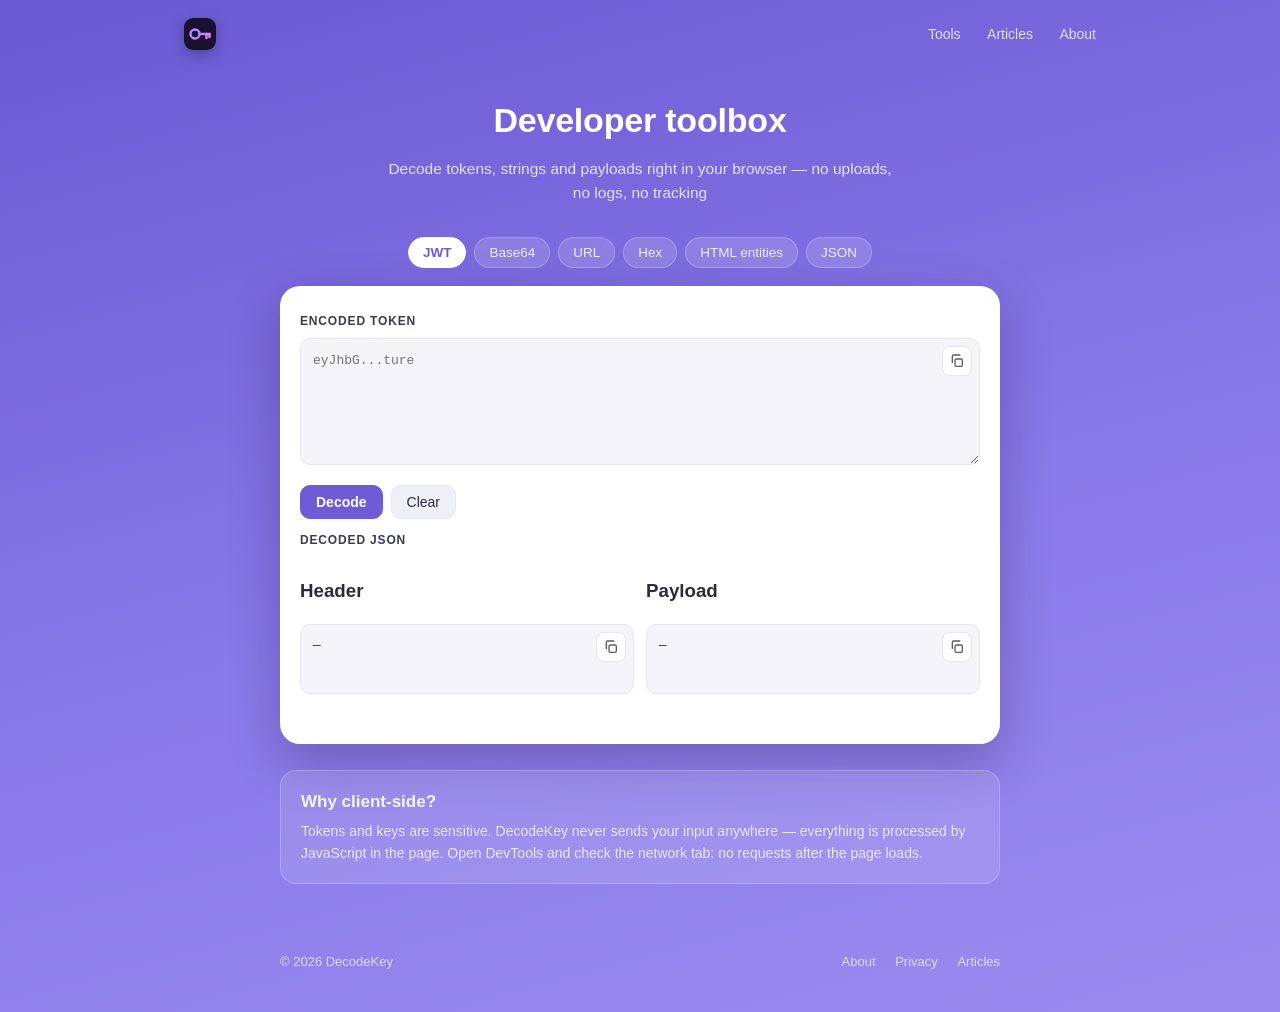
<file: index.html>
<!doctype html>
<html lang="en">
<head>
  <meta charset="utf-8">
  <meta name="viewport" content="width=device-width, initial-scale=1">
  <title>DecodeKey — developer toolbox</title>
  <meta name="description" content="Free client-side developer tools: decode JWT tokens, Base64, URL-encoded strings, hex and HTML entities. Nothing leaves your browser.">
  <link rel="icon" href="/favicon.svg" type="image/svg+xml">
  <link rel="stylesheet" href="/css/style.css">
</head>
<body>
  <header class="site-header">
    <a class="logo" href="/" aria-label="DecodeKey"></a>
    <nav>
      <a href="/#tools">Tools</a>
      <a href="/articles/what-is-jwt.html">Articles</a>
      <a href="/about.html">About</a>
    </nav>
  </header>

  <main>
    <section class="hero">
      <h1>Developer toolbox</h1>
      <p class="lead">Decode tokens, strings and payloads right in your browser — no uploads, no logs, no tracking</p>
    </section>

    <section id="tools" class="tools">
      <div class="tabs" role="tablist">
        <button class="tab active" data-tool="jwt" role="tab">JWT</button>
        <button class="tab" data-tool="base64" role="tab">Base64</button>
        <button class="tab" data-tool="url" role="tab">URL</button>
        <button class="tab" data-tool="hex" role="tab">Hex</button>
        <button class="tab" data-tool="html" role="tab">HTML entities</button>
        <button class="tab" data-tool="json" role="tab">JSON</button>
      </div>

      <div class="panel active" id="panel-jwt">
        <p class="label">Encoded token</p>
        <div class="box">
          <textarea id="jwt-in" rows="5" placeholder="eyJhbG...ture"></textarea>
          <button class="copy" data-copy="jwt-in" aria-label="Copy token">
            <svg viewBox="0 0 24 24" fill="none" stroke="currentColor" stroke-width="2"><rect x="9" y="9" width="11" height="11" rx="2"/><path d="M5 15V5a2 2 0 0 1 2-2h10"/></svg>
          </button>
        </div>
        <div class="actions">
          <button class="btn primary" id="jwt-decode">Decode</button>
          <button class="btn" id="jwt-clear">Clear</button>
        </div>
        <p class="label">Decoded JSON</p>
        <div class="result-grid">
          <div>
            <h3>Header</h3>
            <div class="box">
              <pre id="jwt-header">—</pre>
              <button class="copy" data-copy="jwt-header" aria-label="Copy header">
                <svg viewBox="0 0 24 24" fill="none" stroke="currentColor" stroke-width="2"><rect x="9" y="9" width="11" height="11" rx="2"/><path d="M5 15V5a2 2 0 0 1 2-2h10"/></svg>
              </button>
            </div>
          </div>
          <div>
            <h3>Payload</h3>
            <div class="box">
              <pre id="jwt-payload">—</pre>
              <button class="copy" data-copy="jwt-payload" aria-label="Copy payload">
                <svg viewBox="0 0 24 24" fill="none" stroke="currentColor" stroke-width="2"><rect x="9" y="9" width="11" height="11" rx="2"/><path d="M5 15V5a2 2 0 0 1 2-2h10"/></svg>
              </button>
            </div>
          </div>
        </div>
        <p class="error" id="jwt-error"></p>
      </div>

      <div class="panel" id="panel-base64">
        <p class="hint">UTF-8 safe Base64. Works with JSON, tokens and binary-looking strings.</p>
        <div class="box">
          <textarea id="b64-in" rows="5" placeholder="Text or Base64…"></textarea>
          <button class="copy" data-copy="b64-in" aria-label="Copy input">
            <svg viewBox="0 0 24 24" fill="none" stroke="currentColor" stroke-width="2"><rect x="9" y="9" width="11" height="11" rx="2"/><path d="M5 15V5a2 2 0 0 1 2-2h10"/></svg>
          </button>
        </div>
        <div class="actions">
          <button class="btn primary" id="b64-encode">Encode</button>
          <button class="btn" id="b64-decode">Decode</button>
        </div>
        <div class="box">
          <textarea id="b64-out" rows="5" readonly placeholder="Result…"></textarea>
          <button class="copy" data-copy="b64-out" aria-label="Copy result">
            <svg viewBox="0 0 24 24" fill="none" stroke="currentColor" stroke-width="2"><rect x="9" y="9" width="11" height="11" rx="2"/><path d="M5 15V5a2 2 0 0 1 2-2h10"/></svg>
          </button>
        </div>
        <p class="error" id="b64-error"></p>
      </div>

      <div class="panel" id="panel-url">
        <p class="hint">Percent-encoding for query strings and paths.</p>
        <div class="box">
          <textarea id="url-in" rows="5" placeholder="hello world / привет"></textarea>
          <button class="copy" data-copy="url-in" aria-label="Copy input">
            <svg viewBox="0 0 24 24" fill="none" stroke="currentColor" stroke-width="2"><rect x="9" y="9" width="11" height="11" rx="2"/><path d="M5 15V5a2 2 0 0 1 2-2h10"/></svg>
          </button>
        </div>
        <div class="actions">
          <button class="btn primary" id="url-encode">Encode</button>
          <button class="btn" id="url-decode">Decode</button>
        </div>
        <div class="box">
          <textarea id="url-out" rows="5" readonly placeholder="Result…"></textarea>
          <button class="copy" data-copy="url-out" aria-label="Copy result">
            <svg viewBox="0 0 24 24" fill="none" stroke="currentColor" stroke-width="2"><rect x="9" y="9" width="11" height="11" rx="2"/><path d="M5 15V5a2 2 0 0 1 2-2h10"/></svg>
          </button>
        </div>
        <p class="error" id="url-error"></p>
      </div>

      <div class="panel" id="panel-hex">
        <p class="hint">Text to hex bytes and back (UTF-8).</p>
        <div class="box">
          <textarea id="hex-in" rows="5" placeholder="Hello / 48 65 6c 6c 6f"></textarea>
          <button class="copy" data-copy="hex-in" aria-label="Copy input">
            <svg viewBox="0 0 24 24" fill="none" stroke="currentColor" stroke-width="2"><rect x="9" y="9" width="11" height="11" rx="2"/><path d="M5 15V5a2 2 0 0 1 2-2h10"/></svg>
          </button>
        </div>
        <div class="actions">
          <button class="btn primary" id="hex-encode">To hex</button>
          <button class="btn" id="hex-decode">From hex</button>
        </div>
        <div class="box">
          <textarea id="hex-out" rows="5" readonly placeholder="Result…"></textarea>
          <button class="copy" data-copy="hex-out" aria-label="Copy result">
            <svg viewBox="0 0 24 24" fill="none" stroke="currentColor" stroke-width="2"><rect x="9" y="9" width="11" height="11" rx="2"/><path d="M5 15V5a2 2 0 0 1 2-2h10"/></svg>
          </button>
        </div>
        <p class="error" id="hex-error"></p>
      </div>

      <div class="panel" id="panel-html">
        <p class="hint">Escape markup before inserting user input into HTML.</p>
        <div class="box">
          <textarea id="html-in" rows="5" placeholder="<b>Hi &amp; welcome</b>"></textarea>
          <button class="copy" data-copy="html-in" aria-label="Copy input">
            <svg viewBox="0 0 24 24" fill="none" stroke="currentColor" stroke-width="2"><rect x="9" y="9" width="11" height="11" rx="2"/><path d="M5 15V5a2 2 0 0 1 2-2h10"/></svg>
          </button>
        </div>
        <div class="actions">
          <button class="btn primary" id="html-encode">Escape</button>
          <button class="btn" id="html-decode">Unescape</button>
        </div>
        <div class="box">
          <textarea id="html-out" rows="5" readonly placeholder="Result…"></textarea>
          <button class="copy" data-copy="html-out" aria-label="Copy result">
            <svg viewBox="0 0 24 24" fill="none" stroke="currentColor" stroke-width="2"><rect x="9" y="9" width="11" height="11" rx="2"/><path d="M5 15V5a2 2 0 0 1 2-2h10"/></svg>
          </button>
        </div>
      </div>

      <div class="panel" id="panel-json">
        <p class="hint">Format or minify JSON. Errors point to the exact position.</p>
        <div class="box">
          <textarea id="json-in" rows="6" placeholder='{"b":2,"a":[1,2,3]}'></textarea>
          <button class="copy" data-copy="json-in" aria-label="Copy input">
            <svg viewBox="0 0 24 24" fill="none" stroke="currentColor" stroke-width="2"><rect x="9" y="9" width="11" height="11" rx="2"/><path d="M5 15V5a2 2 0 0 1 2-2h10"/></svg>
          </button>
        </div>
        <div class="actions">
          <button class="btn primary" id="json-format">Format</button>
          <button class="btn" id="json-minify">Minify</button>
        </div>
        <div class="box">
          <textarea id="json-out" rows="6" readonly placeholder="Result…"></textarea>
          <button class="copy" data-copy="json-out" aria-label="Copy result">
            <svg viewBox="0 0 24 24" fill="none" stroke="currentColor" stroke-width="2"><rect x="9" y="9" width="11" height="11" rx="2"/><path d="M5 15V5a2 2 0 0 1 2-2h10"/></svg>
          </button>
        </div>
        <p class="error" id="json-error"></p>
      </div>
    </section>

    <section class="note">
      <h2>Why client-side?</h2>
      <p>Tokens and keys are sensitive. DecodeKey never sends your input anywhere — everything is processed by JavaScript in the page. Open DevTools and check the network tab: no requests after the page loads.</p>
    </section>
  </main>

  <footer class="site-footer">
    <span>© 2026 DecodeKey</span>
    <nav>
      <a href="/about.html">About</a>
      <a href="/privacy.html">Privacy</a>
      <a href="/articles/what-is-jwt.html">Articles</a>
    </nav>
  </footer>

  <script src="/js/app.js"></script>
</body>
</html>
</file>
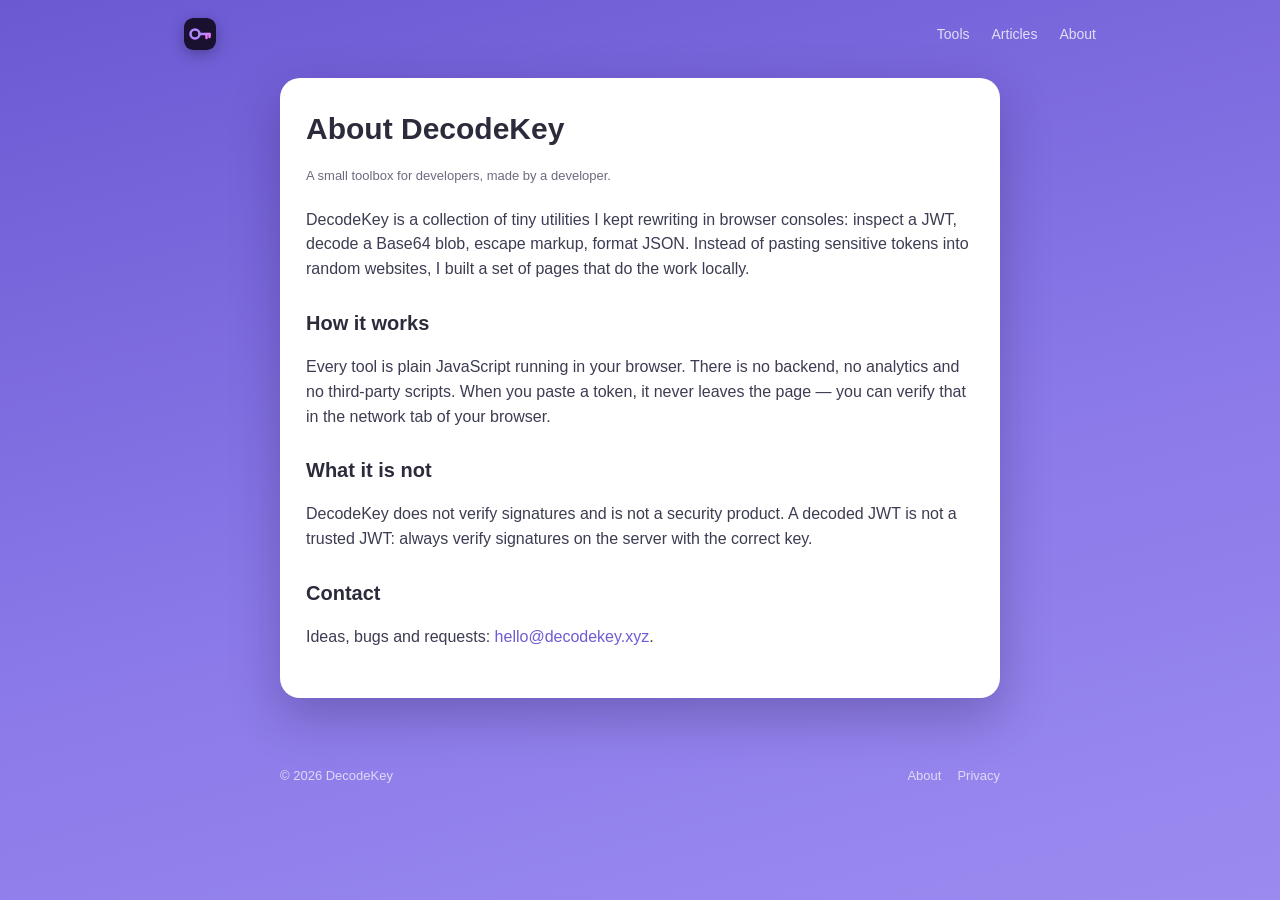
<file: about.html>
<!doctype html>
<html lang="en">
<head>
  <meta charset="utf-8">
  <meta name="viewport" content="width=device-width, initial-scale=1">
  <title>About — DecodeKey</title>
  <meta name="description" content="About DecodeKey: a small set of client-side tools for developers.">
  <link rel="icon" href="/favicon.svg" type="image/svg+xml">
  <link rel="stylesheet" href="/css/style.css">
</head>
<body>
  <header class="site-header">
    <a class="logo" href="/" aria-label="DecodeKey"></a>
    <nav><a href="/#tools">Tools</a><a href="/articles/what-is-jwt.html">Articles</a><a href="/about.html">About</a></nav>
  </header>
  <main>
    <article class="page">
      <h1>About DecodeKey</h1>
      <p class="meta">A small toolbox for developers, made by a developer.</p>
      <p>DecodeKey is a collection of tiny utilities I kept rewriting in browser consoles: inspect a JWT, decode a Base64 blob, escape markup, format JSON. Instead of pasting sensitive tokens into random websites, I built a set of pages that do the work locally.</p>
      <h2>How it works</h2>
      <p>Every tool is plain JavaScript running in your browser. There is no backend, no analytics and no third-party scripts. When you paste a token, it never leaves the page — you can verify that in the network tab of your browser.</p>
      <h2>What it is not</h2>
      <p>DecodeKey does not verify signatures and is not a security product. A decoded JWT is not a trusted JWT: always verify signatures on the server with the correct key.</p>
      <h2>Contact</h2>
      <p>Ideas, bugs and requests: <a href="mailto:hello@decodekey.xyz">hello@decodekey.xyz</a>.</p>
    </article>
  </main>
  <footer class="site-footer">
    <span>© 2026 DecodeKey</span>
    <nav><a href="/about.html">About</a><a href="/privacy.html">Privacy</a></nav>
  </footer>
</body>
</html>
</file>
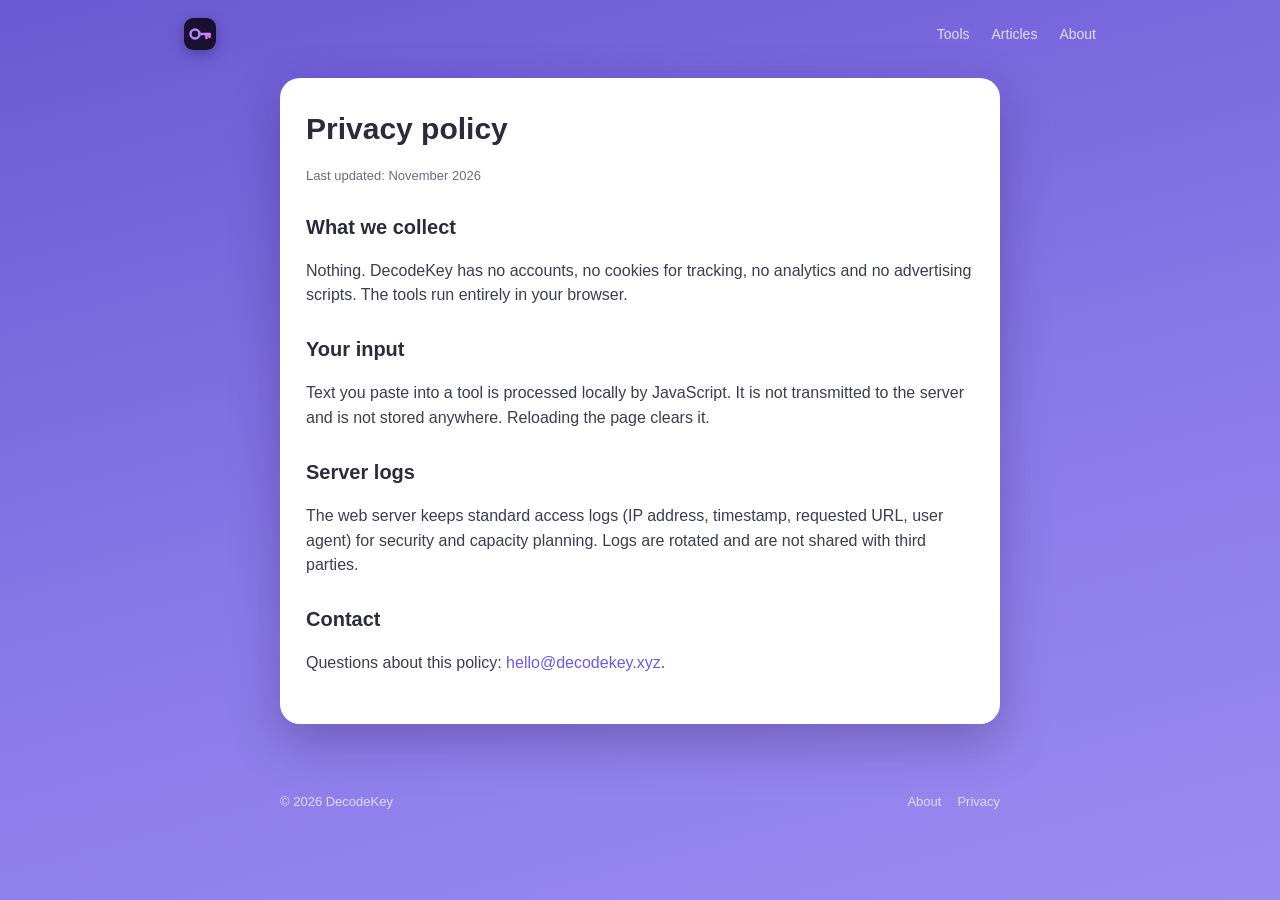
<file: privacy.html>
<!doctype html>
<html lang="en">
<head>
  <meta charset="utf-8">
  <meta name="viewport" content="width=device-width, initial-scale=1">
  <title>Privacy — DecodeKey</title>
  <meta name="description" content="DecodeKey privacy policy: no tracking, no uploads, everything runs in your browser.">
  <link rel="icon" href="/favicon.svg" type="image/svg+xml">
  <link rel="stylesheet" href="/css/style.css">
</head>
<body>
  <header class="site-header">
    <a class="logo" href="/" aria-label="DecodeKey"></a>
    <nav><a href="/#tools">Tools</a><a href="/articles/what-is-jwt.html">Articles</a><a href="/about.html">About</a></nav>
  </header>
  <main>
    <article class="page">
      <h1>Privacy policy</h1>
      <p class="meta">Last updated: November 2026</p>
      <h2>What we collect</h2>
      <p>Nothing. DecodeKey has no accounts, no cookies for tracking, no analytics and no advertising scripts. The tools run entirely in your browser.</p>
      <h2>Your input</h2>
      <p>Text you paste into a tool is processed locally by JavaScript. It is not transmitted to the server and is not stored anywhere. Reloading the page clears it.</p>
      <h2>Server logs</h2>
      <p>The web server keeps standard access logs (IP address, timestamp, requested URL, user agent) for security and capacity planning. Logs are rotated and are not shared with third parties.</p>
      <h2>Contact</h2>
      <p>Questions about this policy: <a href="mailto:hello@decodekey.xyz">hello@decodekey.xyz</a>.</p>
    </article>
  </main>
  <footer class="site-footer">
    <span>© 2026 DecodeKey</span>
    <nav><a href="/about.html">About</a><a href="/privacy.html">Privacy</a></nav>
  </footer>
</body>
</html>
</file>
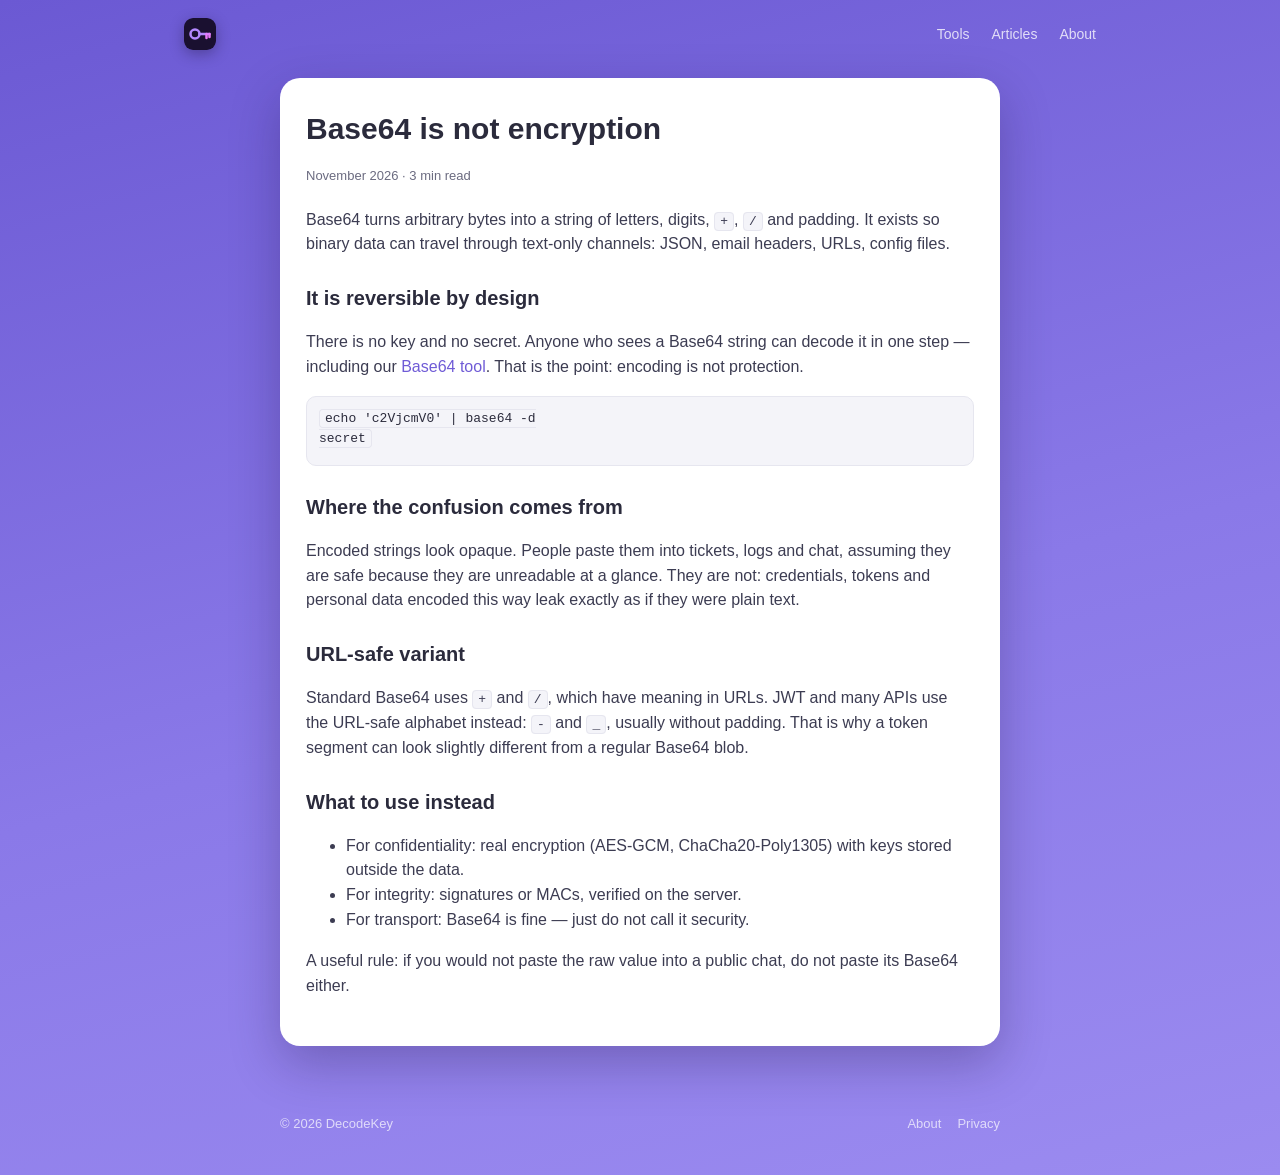
<file: articles/base64-is-not-encryption.html>
<!doctype html>
<html lang="en">
<head>
  <meta charset="utf-8">
  <meta name="viewport" content="width=device-width, initial-scale=1">
  <title>Base64 is not encryption — DecodeKey</title>
  <meta name="description" content="Why Base64 looks like a secret but is just an encoding, and where it actually belongs.">
  <link rel="icon" href="/favicon.svg" type="image/svg+xml">
  <link rel="stylesheet" href="/css/style.css">
</head>
<body>
  <header class="site-header">
    <a class="logo" href="/" aria-label="DecodeKey"></a>
    <nav><a href="/#tools">Tools</a><a href="/articles/what-is-jwt.html">Articles</a><a href="/about.html">About</a></nav>
  </header>
  <main>
    <article class="page">
      <h1>Base64 is not encryption</h1>
      <p class="meta">November 2026 · 3 min read</p>
      <p>Base64 turns arbitrary bytes into a string of letters, digits, <code>+</code>, <code>/</code> and padding. It exists so binary data can travel through text-only channels: JSON, email headers, URLs, config files.</p>
      <h2>It is reversible by design</h2>
      <p>There is no key and no secret. Anyone who sees a Base64 string can decode it in one step — including our <a href="/#tools">Base64 tool</a>. That is the point: encoding is not protection.</p>
      <pre><code>echo 'c2VjcmV0' | base64 -d
secret</code></pre>
      <h2>Where the confusion comes from</h2>
      <p>Encoded strings look opaque. People paste them into tickets, logs and chat, assuming they are safe because they are unreadable at a glance. They are not: credentials, tokens and personal data encoded this way leak exactly as if they were plain text.</p>
      <h2>URL-safe variant</h2>
      <p>Standard Base64 uses <code>+</code> and <code>/</code>, which have meaning in URLs. JWT and many APIs use the URL-safe alphabet instead: <code>-</code> and <code>_</code>, usually without padding. That is why a token segment can look slightly different from a regular Base64 blob.</p>
      <h2>What to use instead</h2>
      <ul>
        <li>For confidentiality: real encryption (AES-GCM, ChaCha20-Poly1305) with keys stored outside the data.</li>
        <li>For integrity: signatures or MACs, verified on the server.</li>
        <li>For transport: Base64 is fine — just do not call it security.</li>
      </ul>
      <p>A useful rule: if you would not paste the raw value into a public chat, do not paste its Base64 either.</p>
    </article>
  </main>
  <footer class="site-footer">
    <span>© 2026 DecodeKey</span>
    <nav><a href="/about.html">About</a><a href="/privacy.html">Privacy</a></nav>
  </footer>
</body>
</html>
</file>
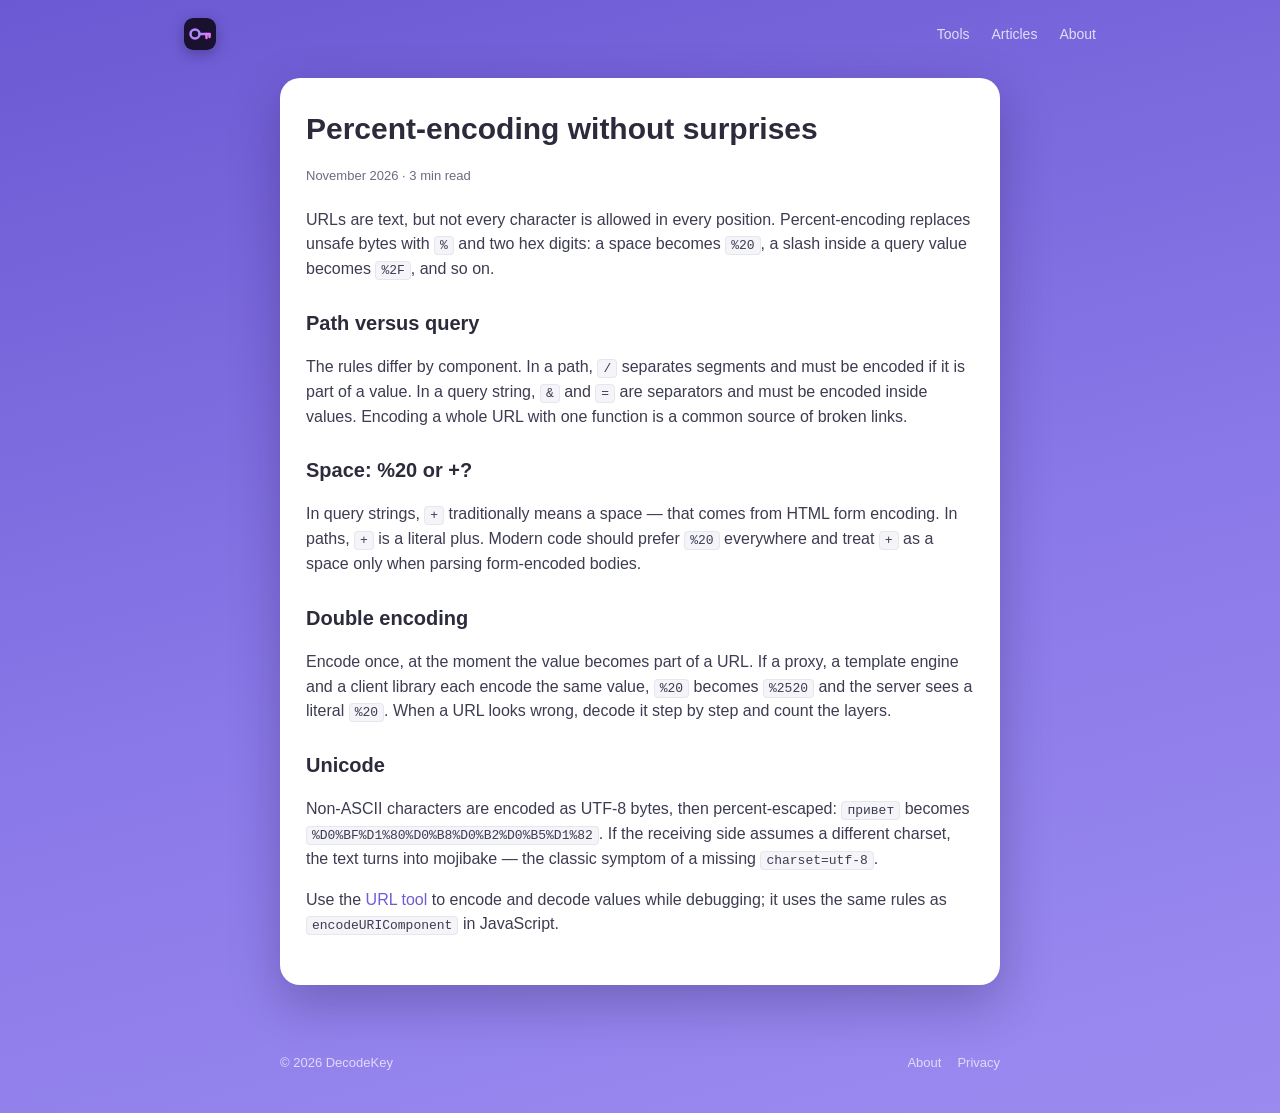
<file: articles/url-encoding.html>
<!doctype html>
<html lang="en">
<head>
  <meta charset="utf-8">
  <meta name="viewport" content="width=device-width, initial-scale=1">
  <title>Percent-encoding without surprises — DecodeKey</title>
  <meta name="description" content="How URL encoding works, why spaces become %20 or +, and which characters are safe in query strings and paths.">
  <link rel="icon" href="/favicon.svg" type="image/svg+xml">
  <link rel="stylesheet" href="/css/style.css">
</head>
<body>
  <header class="site-header">
    <a class="logo" href="/" aria-label="DecodeKey"></a>
    <nav><a href="/#tools">Tools</a><a href="/articles/what-is-jwt.html">Articles</a><a href="/about.html">About</a></nav>
  </header>
  <main>
    <article class="page">
      <h1>Percent-encoding without surprises</h1>
      <p class="meta">November 2026 · 3 min read</p>
      <p>URLs are text, but not every character is allowed in every position. Percent-encoding replaces unsafe bytes with <code>%</code> and two hex digits: a space becomes <code>%20</code>, a slash inside a query value becomes <code>%2F</code>, and so on.</p>
      <h2>Path versus query</h2>
      <p>The rules differ by component. In a path, <code>/</code> separates segments and must be encoded if it is part of a value. In a query string, <code>&amp;</code> and <code>=</code> are separators and must be encoded inside values. Encoding a whole URL with one function is a common source of broken links.</p>
      <h2>Space: %20 or +?</h2>
      <p>In query strings, <code>+</code> traditionally means a space — that comes from HTML form encoding. In paths, <code>+</code> is a literal plus. Modern code should prefer <code>%20</code> everywhere and treat <code>+</code> as a space only when parsing form-encoded bodies.</p>
      <h2>Double encoding</h2>
      <p>Encode once, at the moment the value becomes part of a URL. If a proxy, a template engine and a client library each encode the same value, <code>%20</code> becomes <code>%2520</code> and the server sees a literal <code>%20</code>. When a URL looks wrong, decode it step by step and count the layers.</p>
      <h2>Unicode</h2>
      <p>Non-ASCII characters are encoded as UTF-8 bytes, then percent-escaped: <code>привет</code> becomes <code>%D0%BF%D1%80%D0%B8%D0%B2%D0%B5%D1%82</code>. If the receiving side assumes a different charset, the text turns into mojibake — the classic symptom of a missing <code>charset=utf-8</code>.</p>
      <p>Use the <a href="/#tools">URL tool</a> to encode and decode values while debugging; it uses the same rules as <code>encodeURIComponent</code> in JavaScript.</p>
    </article>
  </main>
  <footer class="site-footer">
    <span>© 2026 DecodeKey</span>
    <nav><a href="/about.html">About</a><a href="/privacy.html">Privacy</a></nav>
  </footer>
</body>
</html>
</file>
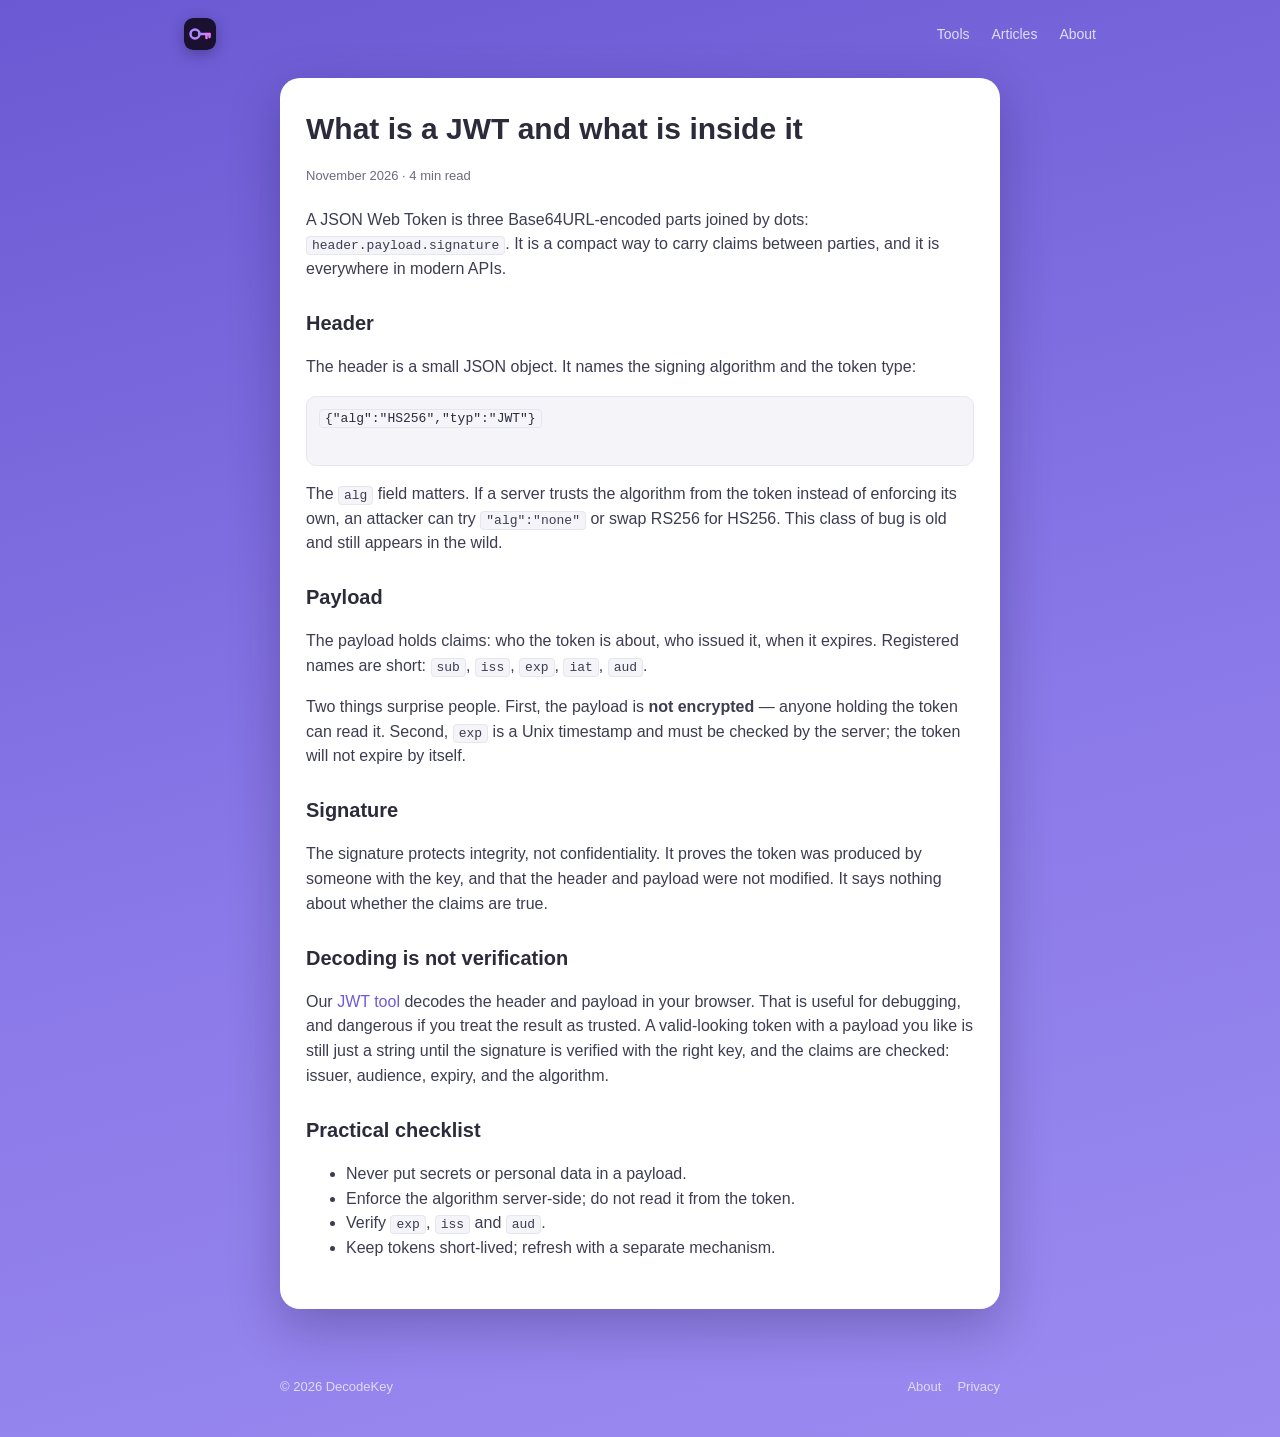
<file: articles/what-is-jwt.html>
<!doctype html>
<html lang="en">
<head>
  <meta charset="utf-8">
  <meta name="viewport" content="width=device-width, initial-scale=1">
  <title>What is a JWT and what is inside it — DecodeKey</title>
  <meta name="description" content="A short practical explanation of JSON Web Tokens: header, payload, signature, and why decoding is not verification.">
  <link rel="icon" href="/favicon.svg" type="image/svg+xml">
  <link rel="stylesheet" href="/css/style.css">
</head>
<body>
  <header class="site-header">
    <a class="logo" href="/" aria-label="DecodeKey"></a>
    <nav><a href="/#tools">Tools</a><a href="/articles/what-is-jwt.html">Articles</a><a href="/about.html">About</a></nav>
  </header>
  <main>
    <article class="page">
      <h1>What is a JWT and what is inside it</h1>
      <p class="meta">November 2026 · 4 min read</p>
      <p>A JSON Web Token is three Base64URL-encoded parts joined by dots: <code>header.payload.signature</code>. It is a compact way to carry claims between parties, and it is everywhere in modern APIs.</p>
      <h2>Header</h2>
      <p>The header is a small JSON object. It names the signing algorithm and the token type:</p>
      <pre><code>{"alg":"HS256","typ":"JWT"}</code></pre>
      <p>The <code>alg</code> field matters. If a server trusts the algorithm from the token instead of enforcing its own, an attacker can try <code>"alg":"none"</code> or swap RS256 for HS256. This class of bug is old and still appears in the wild.</p>
      <h2>Payload</h2>
      <p>The payload holds claims: who the token is about, who issued it, when it expires. Registered names are short: <code>sub</code>, <code>iss</code>, <code>exp</code>, <code>iat</code>, <code>aud</code>.</p>
      <p>Two things surprise people. First, the payload is <strong>not encrypted</strong> — anyone holding the token can read it. Second, <code>exp</code> is a Unix timestamp and must be checked by the server; the token will not expire by itself.</p>
      <h2>Signature</h2>
      <p>The signature protects integrity, not confidentiality. It proves the token was produced by someone with the key, and that the header and payload were not modified. It says nothing about whether the claims are true.</p>
      <h2>Decoding is not verification</h2>
      <p>Our <a href="/#tools">JWT tool</a> decodes the header and payload in your browser. That is useful for debugging, and dangerous if you treat the result as trusted. A valid-looking token with a payload you like is still just a string until the signature is verified with the right key, and the claims are checked: issuer, audience, expiry, and the algorithm.</p>
      <h2>Practical checklist</h2>
      <ul>
        <li>Never put secrets or personal data in a payload.</li>
        <li>Enforce the algorithm server-side; do not read it from the token.</li>
        <li>Verify <code>exp</code>, <code>iss</code> and <code>aud</code>.</li>
        <li>Keep tokens short-lived; refresh with a separate mechanism.</li>
      </ul>
    </article>
  </main>
  <footer class="site-footer">
    <span>© 2026 DecodeKey</span>
    <nav><a href="/about.html">About</a><a href="/privacy.html">Privacy</a></nav>
  </footer>
</body>
</html>
</file>
<file: css/style.css>
:root {
  --violet-1: #6b59d3;
  --violet-2: #8a79e8;
  --ink: #2b2b3c;
  --muted: #6b6b80;
  --panel: #ffffff;
  --field: #f4f4f9;
  --field-border: #e6e6ef;
  --accent: #6f5bd6;
  --error: #d6455d;
}

* { box-sizing: border-box; }

body {
  margin: 0;
  min-height: 100vh;
  background: linear-gradient(165deg, var(--violet-1) 0%, var(--violet-2) 55%, #9b8bf0 100%);
  color: #fff;
  font: 16px/1.55 -apple-system, BlinkMacSystemFont, "Segoe UI", Roboto, Ubuntu, sans-serif;
}

a { color: inherit; text-decoration: none; }
a:hover { text-decoration: underline; }

.site-header {
  display: flex;
  align-items: center;
  justify-content: space-between;
  padding: 18px 24px;
  max-width: 960px;
  margin: 0 auto;
}

.logo {
  display: inline-flex;
  align-items: center;
  gap: 0;
  font-weight: 700;
  font-size: 19px;
  color: #fff;
  letter-spacing: .3px;
}
.logo::before {
  content: "";
  width: 32px;
  height: 32px;
  background: url("/logo.svg") center / contain no-repeat;
  box-shadow: 0 4px 14px rgba(26, 16, 48, .35);
  border-radius: 9px;
}
.logo span { color: #e7ddff; }

.site-header nav a {
  margin-left: 22px;
  color: rgba(255, 255, 255, .78);
  font-size: 14px;
}
.site-header nav a:hover { color: #fff; }

main {
  max-width: 760px;
  margin: 0 auto;
  padding: 0 20px 60px;
}

.hero { padding: 26px 0 22px; text-align: center; }
.hero h1 { margin: 0 0 10px; font-size: 34px; font-weight: 600; letter-spacing: -.2px; }
.lead { color: rgba(255, 255, 255, .8); margin: 0 auto; max-width: 520px; font-size: 15.5px; }

.tabs {
  display: flex;
  flex-wrap: wrap;
  justify-content: center;
  gap: 8px;
  margin: 10px 0 18px;
}

.tab {
  background: rgba(255, 255, 255, .14);
  border: 1px solid rgba(255, 255, 255, .22);
  color: rgba(255, 255, 255, .85);
  padding: 7px 14px;
  border-radius: 999px;
  cursor: pointer;
  font-size: 13.5px;
  backdrop-filter: blur(6px);
}
.tab:hover { background: rgba(255, 255, 255, .22); color: #fff; }
.tab.active { background: #fff; color: var(--accent); border-color: #fff; font-weight: 600; }

.panel {
  display: none;
  background: var(--panel);
  color: var(--ink);
  border-radius: 20px;
  padding: 20px 20px 24px;
  box-shadow: 0 18px 50px rgba(28, 16, 60, .28);
}
.panel.active { display: block; }

.label {
  text-transform: uppercase;
  letter-spacing: .07em;
  font-size: 12px;
  font-weight: 700;
  color: #3a3a52;
  margin: 6px 0 8px;
}

.hint { color: var(--muted); font-size: 13px; margin: 0 0 12px; }

.box { position: relative; }
.box textarea, .box pre { padding-right: 46px; }

.copy {
  position: absolute;
  top: 8px;
  right: 8px;
  width: 30px;
  height: 30px;
  display: grid;
  place-items: center;
  background: rgba(255, 255, 255, .92);
  border: 1px solid var(--field-border);
  border-radius: 8px;
  color: #5b5b72;
  cursor: pointer;
  transition: color .15s, border-color .15s;
}
.copy:hover { color: var(--accent); border-color: var(--accent); }
.copy.copied { color: #2e9e6b; border-color: #2e9e6b; }
.copy svg { width: 16px; height: 16px; }

textarea {
  width: 100%;
  background: var(--field);
  color: var(--ink);
  border: 1px solid var(--field-border);
  border-radius: 10px;
  padding: 12px;
  font: 13px/1.55 ui-monospace, SFMono-Regular, Menlo, Consolas, monospace;
  resize: vertical;
}
textarea:focus { outline: none; border-color: var(--accent); box-shadow: 0 0 0 3px rgba(111, 91, 214, .15); }

.actions { display: flex; flex-wrap: wrap; gap: 8px; margin: 12px 0; }

.btn {
  background: #efeff6;
  border: 1px solid var(--field-border);
  color: var(--ink);
  padding: 8px 15px;
  border-radius: 10px;
  cursor: pointer;
  font-size: 14px;
}
.btn:hover { background: #e8e8f2; }
.btn.primary { background: var(--accent); color: #fff; border-color: var(--accent); font-weight: 600; }
.btn.primary:hover { background: #5f4cc4; }

.result-grid { display: grid; grid-template-columns: 1fr 1fr; gap: 12px; }
pre {
  background: var(--field);
  border: 1px solid var(--field-border);
  border-radius: 10px;
  padding: 12px;
  overflow: auto;
  color: var(--ink);
  font: 12.5px/1.55 ui-monospace, SFMono-Regular, Menlo, Consolas, monospace;
  min-height: 70px;
  margin: 0;
  white-space: pre-wrap;
  word-break: break-word;
}

.error { color: var(--error); font-size: 13px; min-height: 18px; margin: 8px 0 0; }

.note {
  margin-top: 26px;
  background: rgba(255, 255, 255, .12);
  border: 1px solid rgba(255, 255, 255, .2);
  border-radius: 16px;
  padding: 18px 20px;
  color: rgba(255, 255, 255, .9);
}
.note h2 { font-size: 17px; margin: 0 0 6px; }
.note p { margin: 0; color: rgba(255, 255, 255, .78); font-size: 14px; }

.site-footer {
  max-width: 760px;
  margin: 0 auto;
  padding: 8px 20px 40px;
  display: flex;
  justify-content: space-between;
  color: rgba(255, 255, 255, .7);
  font-size: 13px;
}
.site-footer nav a { margin-left: 16px; color: rgba(255, 255, 255, .7); }
.site-footer nav a:hover { color: #fff; }

article.page {
  background: #fff;
  color: var(--ink);
  border-radius: 20px;
  padding: 28px 26px 32px;
  box-shadow: 0 18px 50px rgba(28, 16, 60, .28);
  margin-top: 10px;
}
article.page h1 { font-size: 30px; margin: 0 0 8px; }
article.page .meta { color: var(--muted); font-size: 13px; margin-bottom: 22px; }
article.page h2 { font-size: 20px; margin: 26px 0 10px; }
article.page p, article.page li { color: #3c3c52; }
article.page a { color: var(--accent); }
article.page code { background: var(--field); border: 1px solid var(--field-border); border-radius: 4px; padding: 1px 5px; font-size: 13px; }
article.page pre { margin: 12px 0; }

@media (max-width: 640px) {
  .result-grid { grid-template-columns: 1fr; }
  .hero h1 { font-size: 28px; }
  .site-header nav a { margin-left: 12px; }
  .site-header { padding: 14px 16px; }
}
</file>
